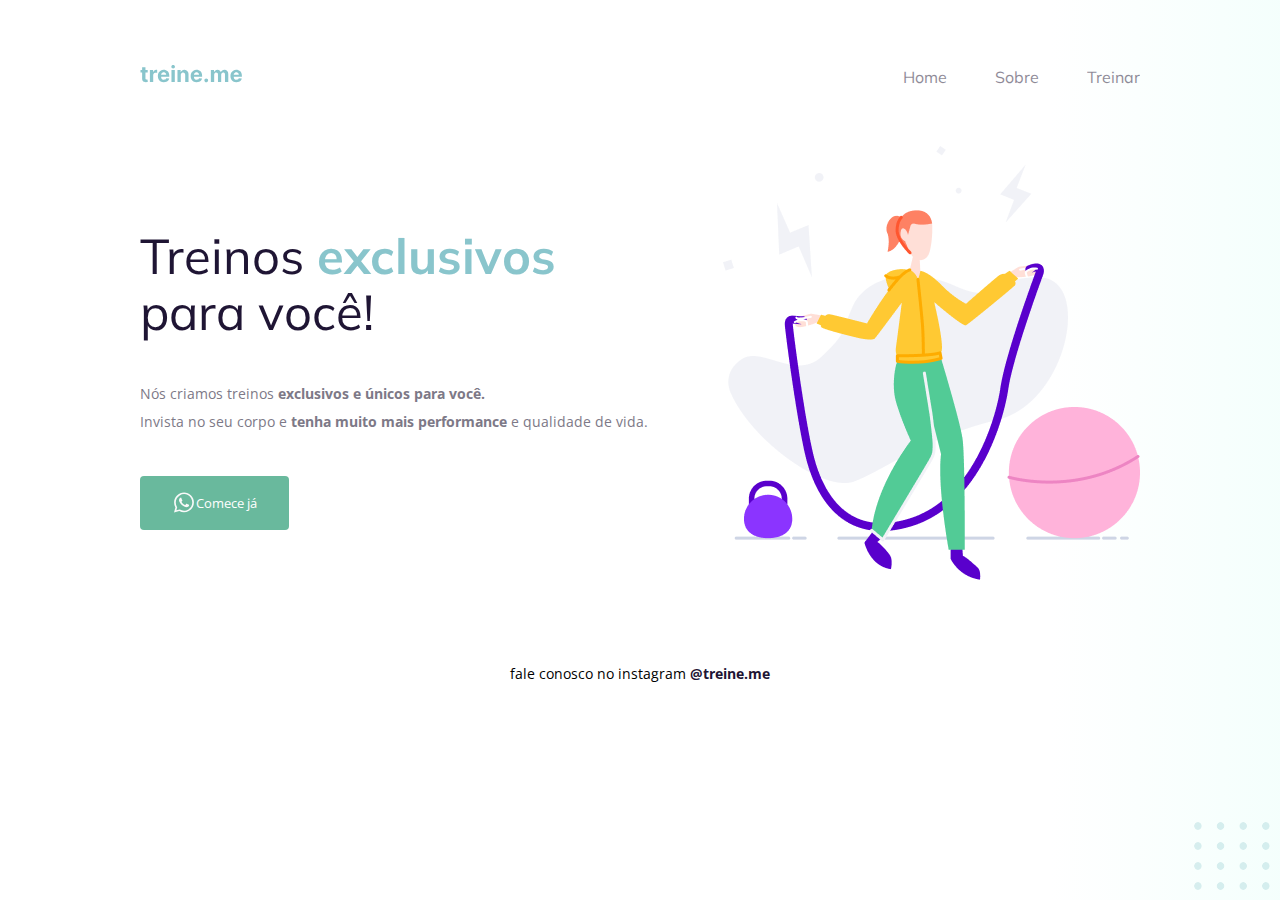
<file: corrigindo-bug2/index.html>
<!DOCTYPE html>
<html lang="pt-br">
  <head>
    <link rel="preconnect" href="https://fonts.googleapis.com">
    <link rel="preconnect" href="https://fonts.gstatic.com" crossorigin>

    <meta charset="UTF-8" />
    <meta name="viewport" content="width=device-width, initial-scale=1.0" />
    <title>Treine me</title>

    <link href="https://fonts.googleapis.com/css2?family=Mulish:wght@400;700&family=Open+Sans:wght@400;700&display=swap" rel="stylesheet">

    <link rel="stylesheet" href="style.css">

  </head>
  <body>
    <div class="page">
      <nav>
          <a id="logo" href="#">
            <img src="images/logo.svg" alt="Treine.me" />
          </a>
          <ul>
            <li><a href="#">Home</a></li>
            <li><a href="#">Sobre</a></li>
            <li><a href="#">Treinar</a></li>
          </ul>
        </nav>
        
        <main>
          <section>
            <h1>Treinos <span>exclusivos</span> para você!</h1>
            
            <p>
              Nós criamos treinos <strong>exclusivos e únicos para você.</strong></br>
              Invista no seu corpo e <strong>tenha muito mais performance</strong> e qualidade de vida.
            </p>
            
            
            <button>
              <img src="images/whats.svg" alt="Ícone do whatsapp">
              Comece já
            </button>
          </section>
          <img src="images/img.png" alt="Desenho de uma mulher pulando corda numa academia.">
          
        </main>

      <footer>
        fale conosco no instagram <a href="https://instagram.com/treineme" target="_blank">@treine.me</a>
      </footer>
    </div>

    <img id="balls" src="images/balls.svg" alt="Bolinhas decorativas verdes no canto inferior direito da página.">

  </body>
</html>
</file>
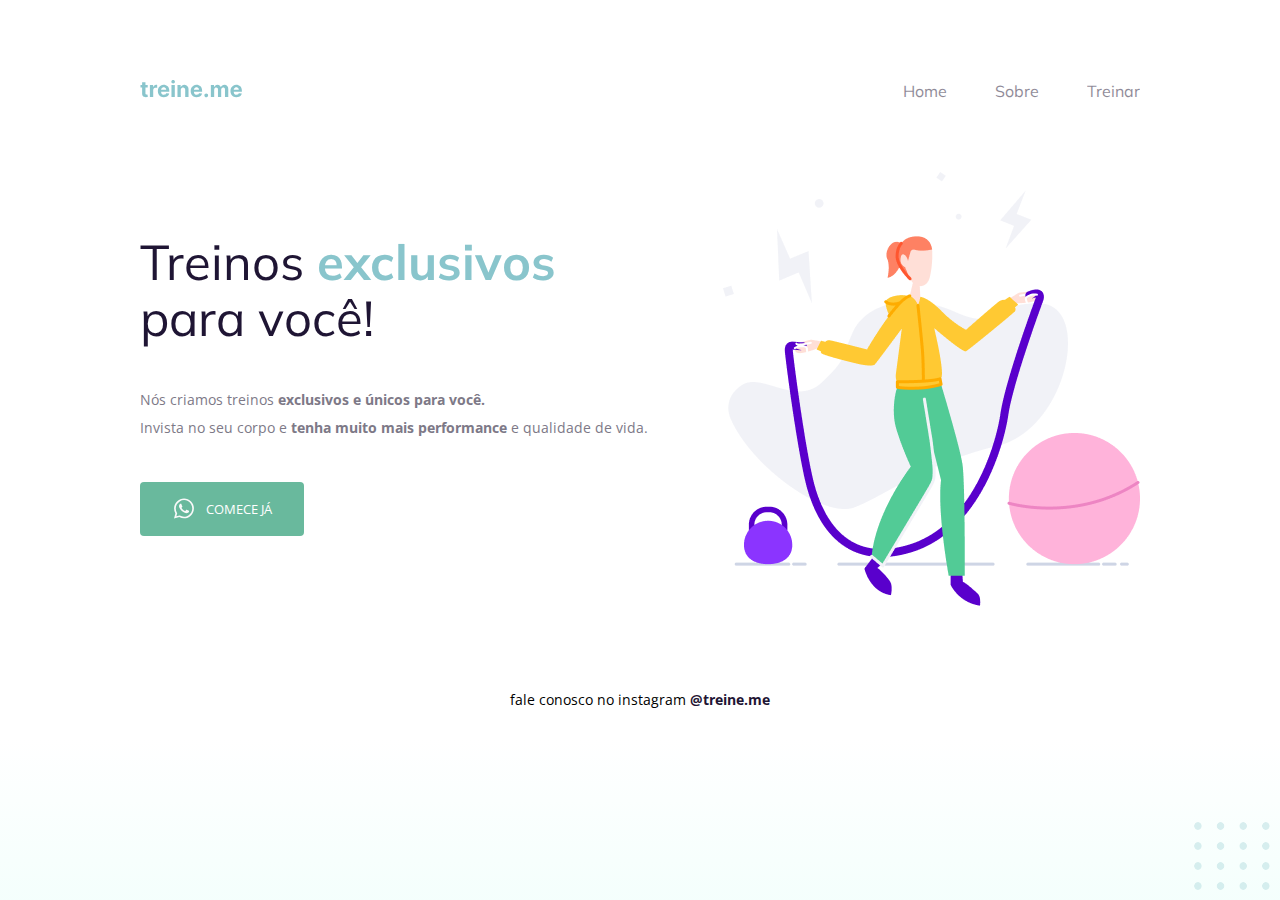
<file: Desafio - Intermediário/index.html>
<!DOCTYPE html>
<html lang="pt-br">
  <head>
    <link rel="preconnect" href="https://fonts.googleapis.com">
    <link rel="preconnect" href="https://fonts.gstatic.com" crossorigin>

    <meta charset="UTF-8" />
    <meta name="viewport" content="width=device-width, initial-scale=1.0" />
    <title>Treine me</title>

    <link href="https://fonts.googleapis.com/css2?family=Mulish:wght@400;700&family=Open+Sans:wght@400;700&display=swap" rel="stylesheet">

    <link rel="stylesheet" href="style.css">

  </head>
  <body>
    <div class="page">
      <nav>
        <a id="logo" href="#">
          <img src="images/logo.svg" alt="Treine.me" />
        </a>
        <ul>
          <li>
            <a href="#">Home</a>
            <a href="#">Sobre</a>
            <a href="#">Treinar</a>  
          </li>
        </ul>
      </nav>
    
      <main>
        <section>
          <h1>Treinos <span>exclusivos</span> para você!</h1>
  
          <p>
            Nós criamos treinos <strong>exclusivos e únicos para você.</strong></br>
            Invista no seu corpo e <strong>tenha muito mais performance</strong> e qualidade de vida.
          <p>
    
          <button>
            <img src="images/whats.svg" alt="Ícone do whatsapp">
            Comece já
          </button>
        </section>
        
        <img src="images/img.png" alt="Desenho de uma mulher pulando corta numa academia." />

      </main>


      <footer>
        fale conosco no instagram <a href="https://instagram.com/treineme" target="_blank">@treine.me</a>
      </footer>
    </div>

    <img id="balls" src="images/balls.svg" alt="Bolinhas decorativas verdes no canto inferior direito da página." />

  </body>
</html>
</file>
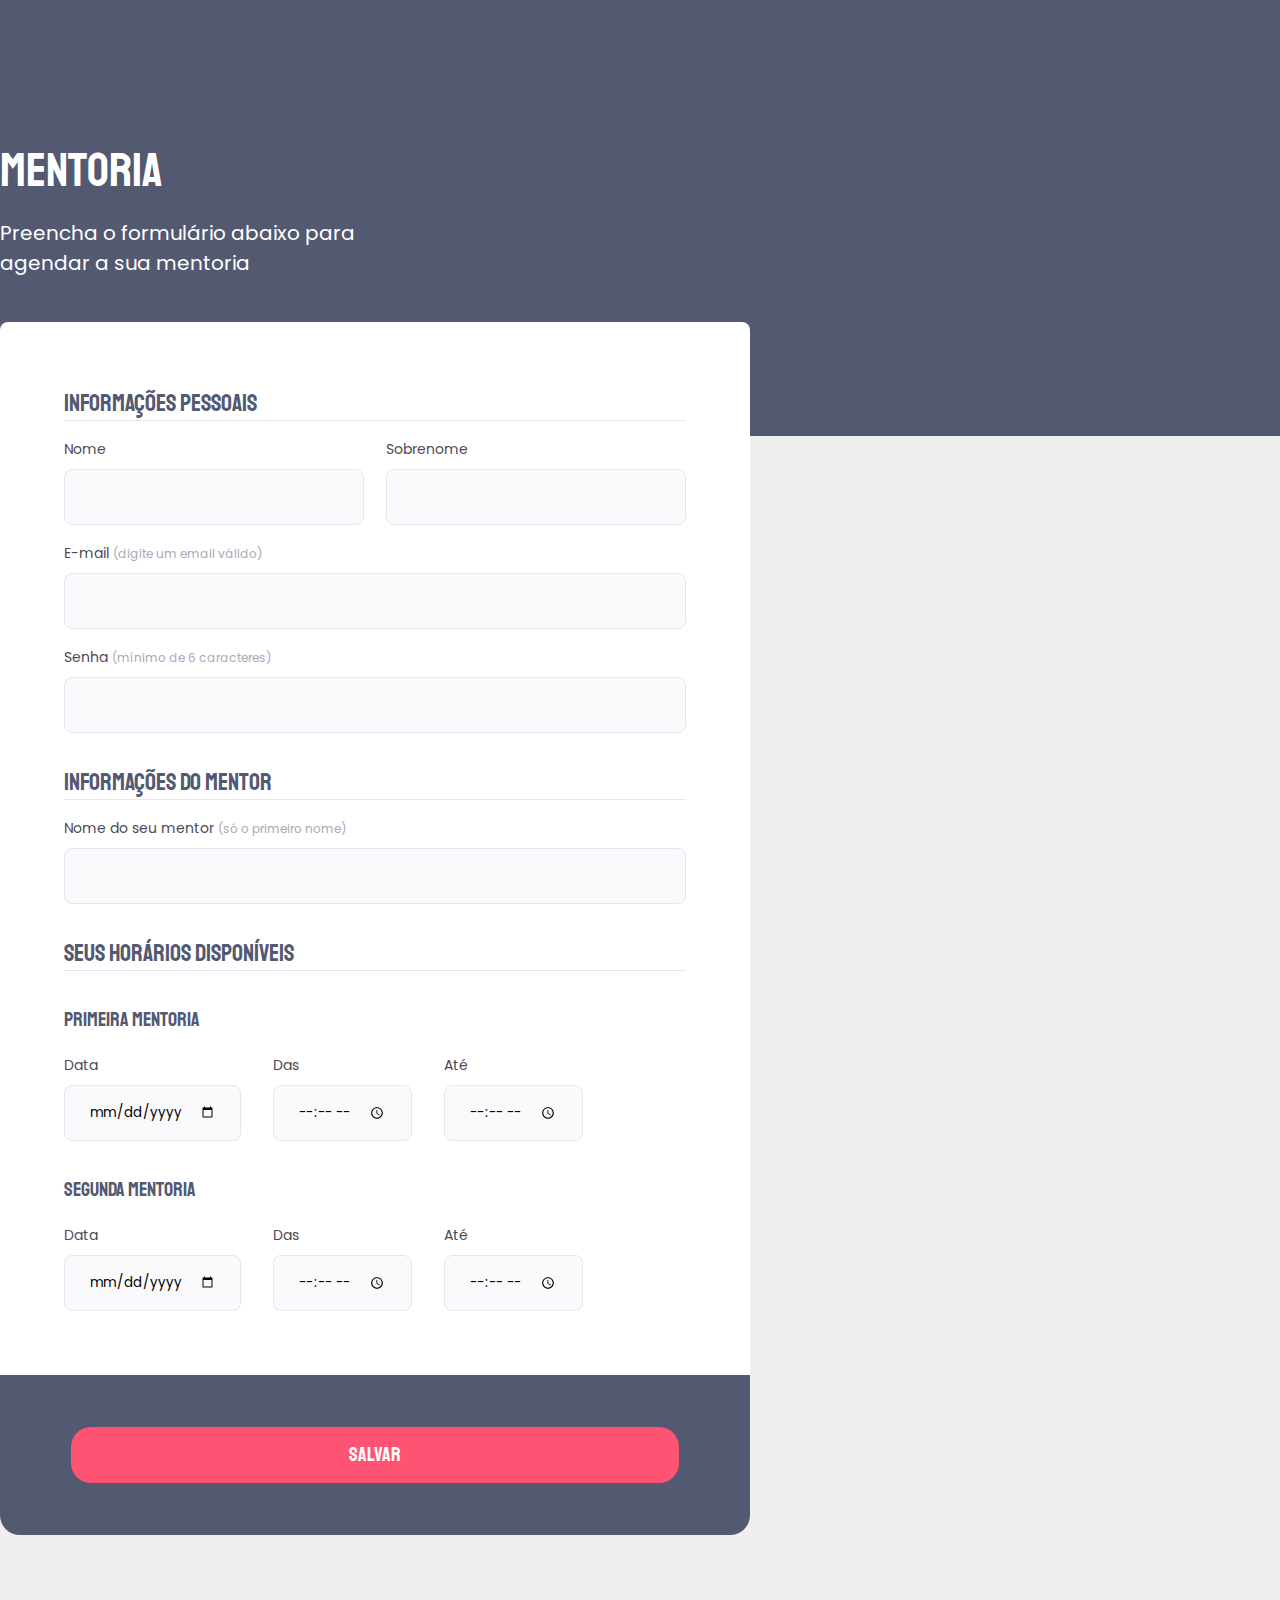
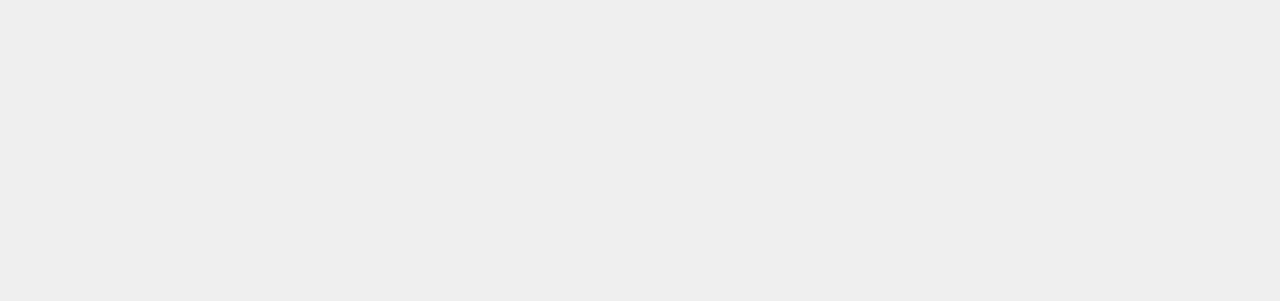
<file: mentoria-form/index.html>
<!DOCTYPE html>
<html lang="en">
<head>
  <!-- Fonts Google -->
  <link rel="preconnect" href="https://fonts.googleapis.com">
  <link rel="preconnect" href="https://fonts.gstatic.com" crossorigin>
  <meta charset="UTF-8">
  <meta http-equiv="X-UA-Compatible" content="IE=edge">
  <meta name="viewport" content="width=device-width, initial-scale=1.0">
  <title>Mentoria</title>
  <link href="https://fonts.googleapis.com/css2?family=Poppins&family=Staatliches&display=swap" rel="stylesheet">
  <link rel="stylesheet" href="style.css">
</head>
<body>
  <div class="page">
    <header>
      <h1>Mentoria</h1>
      <p>Preencha o formulário abaixo para agendar a sua mentoria</p>
    </header>
    <form id="mentorship-form">
      <fieldset>
        <div class="fieldset-wrapper">
          <legend>Informações pessoais</legend>

          <div class="col-2">
            <div class="input-wrapper">
              <label for="mentorship-name">Nome</label>
              <input type="text" id="mentorship-name" />
            </div>
  
            <div class="input-wrapper">
              <label for="mentorship-last-name">Sobrenome</label>
              <input type="text" id="mentorship-last-name" />
            </div>
          </div>

          <div class="input-wrapper">
            <label for="mentorship-email">E-mail <span>(digite um email válido)</span></label>
            <input type="email" id="mentorship-email" />
          </div>

          <div class="input-wrapper">
            <label for="mentorship-password">Senha <span>(mínimo de 6 caracteres)</span></label>
            <input type="password" id="mentorship-password" required minlength="6" />
          </div>

        </div>
        </fieldset>

        <fieldset>
          <div class="fieldset-wrapper">
            <legend>Informações do mentor</legend>

            <div class="input-wrapper">
              <label for="mentorship-mentor-name">Nome do seu mentor <span>(só o primeiro nome)</span></label>
              <input type="email" id="mentorship-mentor-name" />
            </div>

          </div>
        </fieldset>

        <fieldset>
          <div class="fieldset-wrapper">
            <legend>Seus horários disponíveis</legend>
            
            <h2>Primeira mentoria</h2>
            <div class="col-3">
              <div class="input-wrapper">
                <label for="mentorship-date">Data</label>
                <input type="date" id="mentorship-date" />
              </div>

              <div class="input-wrapper">
                <label for="mentorship-begin">Das</label>
                <input type="time" id="mentorship-begin" />
              </div>
              
              <div class="input-wrapper">
                <label for="mentorship-end">Até</label>
                <input type="time" id="mentorship-end" />
              </div>
            </div>

            <h2>Segunda mentoria</h2>
            <div class="col-3">
              <div class="input-wrapper">
                <label for="mentorship-date">Data</label>
                <input type="date" id="mentorship-date" />
              </div>

              <div class="input-wrapper">
                <label for="mentorship-begin">Das</label>
                <input type="time" id="mentorship-begin" />
              </div>
              
              <div class="input-wrapper">
                <label for="mentorship-end">Até</label>
                <input type="time" id="mentorship-end" />
              </div>
            </div>

          </div>
        </fieldset>
    </form>
    <div id="btn">
      <button form="mentorship-form">
        Salvar
      </button>
    </div>
  </div>
</body>
</html>
</file>
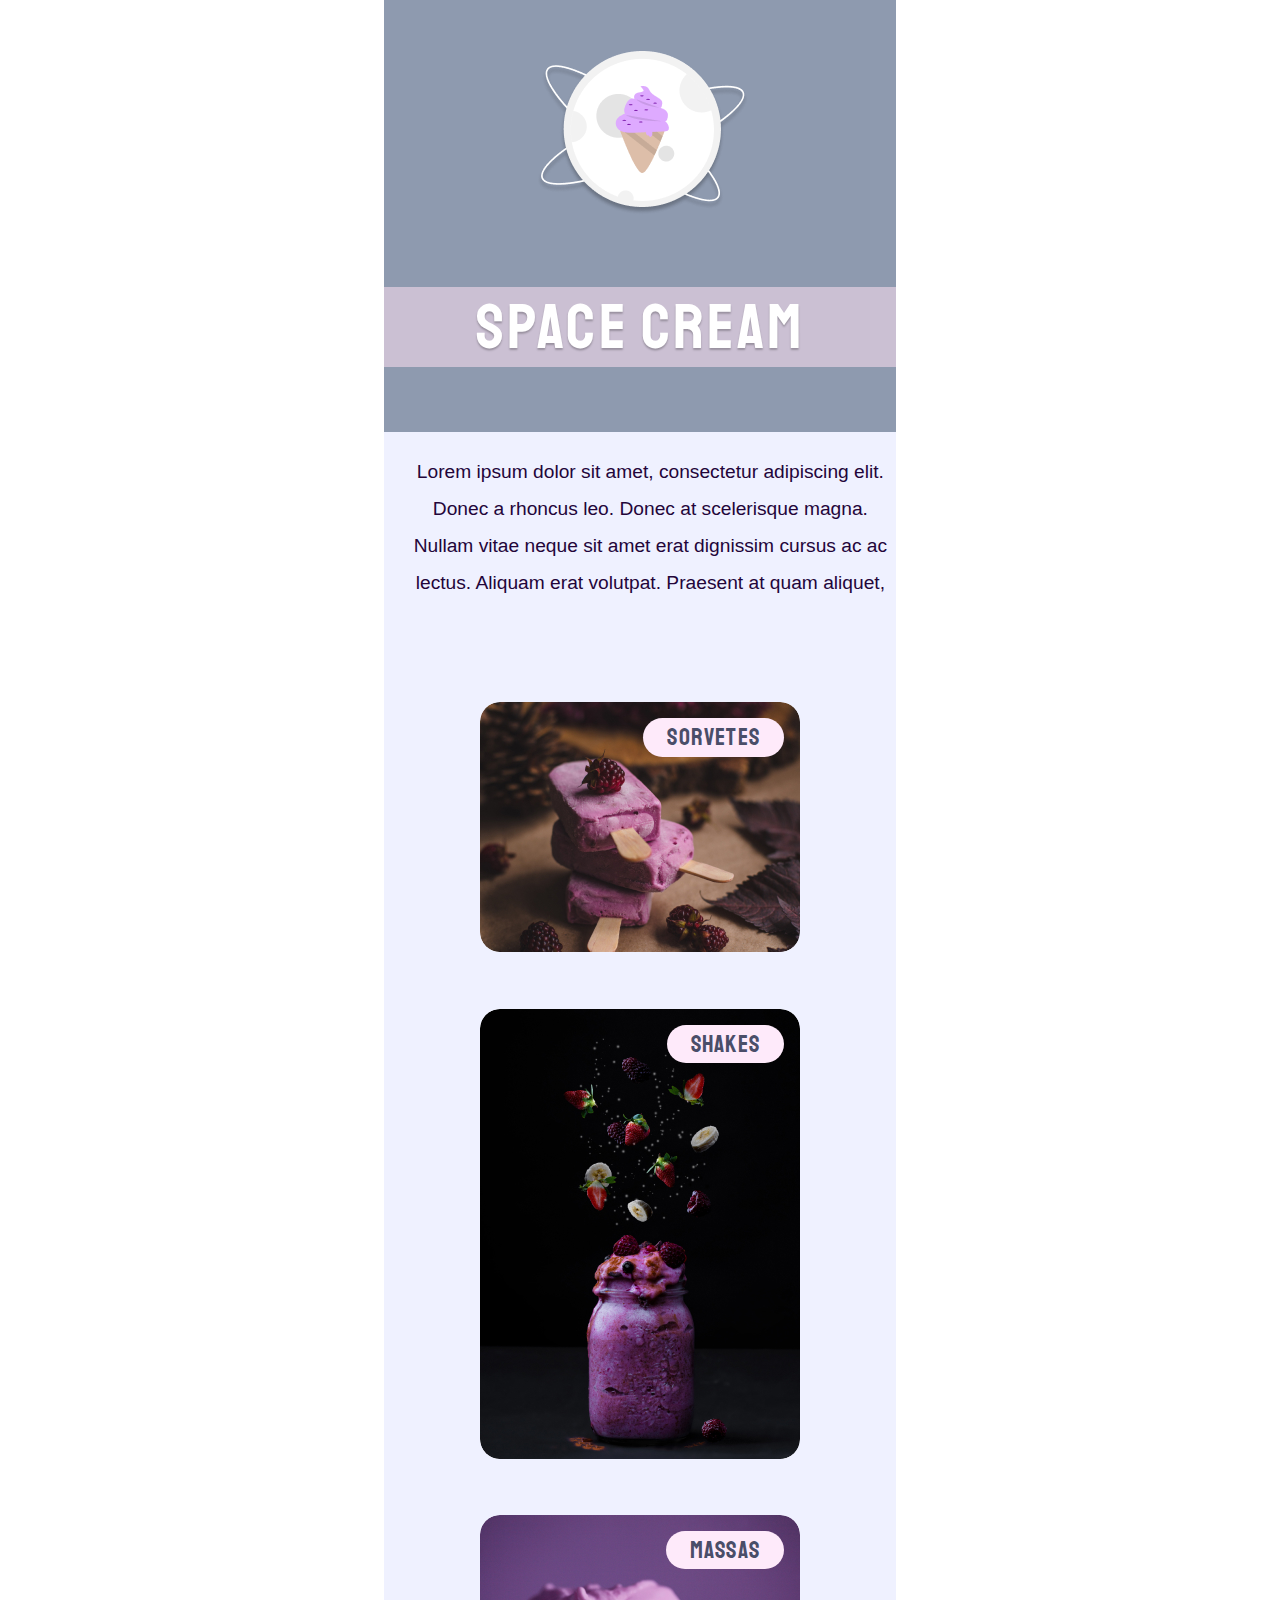
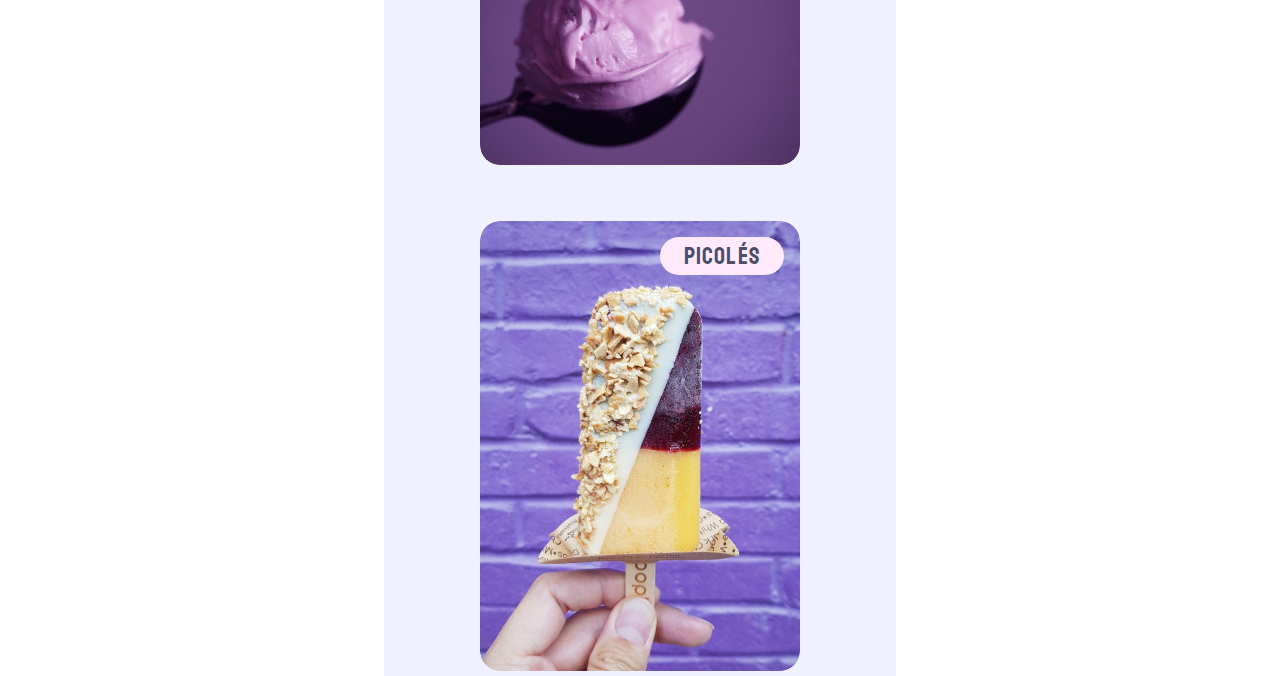
<file: mobile-first/index.html>
<!DOCTYPE html>
<html lang="en">
<head>
  <link rel="preconnect" href="https://fonts.googleapis.com">
  <link rel="preconnect" href="https://fonts.gstatic.com" crossorigin>
  <meta charset="UTF-8">
  <meta http-equiv="X-UA-Compatible" content="IE=edge">
  <meta name="viewport" content="width=device-width, initial-scale=1.0">
  <title>Space Cream</title>
  <link href="https://fonts.googleapis.com/css2?family=Palanquin&family=Staatliches&display=swap" rel="stylesheet">
  <link rel="stylesheet" href="style.css">
</head>
<body>
  <div class="page">
    <header>
      <img src="./assets/logo.png" alt="sorvete dentro do globo">
      <h1>Space Cream</h1>
    </header>

    <main>
      <p>Lorem ipsum dolor sit amet, consectetur adipiscing elit. Donec a rhoncus leo. Donec at scelerisque magna. Nullam vitae neque sit amet erat dignissim cursus ac ac lectus. Aliquam erat volutpat. Praesent at quam aliquet, </p>
      
      <div class="card">
        <img src="./assets/sorvete1.jpg" alt="">
        <h2>Sorvetes</h2>
      </div>

      <div class="card">
        <img src="./assets/sorvete2.jpg" alt="">
        <h2>Shakes</h2>
      </div>

      <div class="card">
        <img src="./assets/sorvete3.jpg" alt="">
        <h2>Massas</h2>
      </div>

      <div class="card">
        <img src="./assets/sorvete4.jpg" alt="">
        <h2>Picolés</h2>
      </div>
    </main>
  </div>
</body>
</html>
</file>
<file: corrigindo-bug2/style.css>
body {
    margin: 0;
  
    font-family: "Open Sans", sans-serif;
  
    background: linear-gradient(90deg, rgb(227, 255, 248, 0) 82.08%, rgb(227, 255, 248, 0.38) 100%);
  
    min-height: 100vh;
  }
  
  .page {
    width: 1000px;
    margin: 0 auto;
    padding-top: 65px;
  }
  
  nav {
    display: flex;
    justify-content: space-between;
    align-items: center;
  
    margin-bottom: 58px;
  }
  
  ul {
    display: flex;
    gap: 48px;
    list-style: none;
    margin: 0;
    padding: 0;
  }
  
  a {
    color: #1f1534;
    text-decoration: none;
  }
  
  ul li a {
      opacity: 0.5;
  }
  
  ul li a:hover {
    font-weight: bold;
    color: #1F1534;

    opacity: 1;
  }

  main {
    display: flex;
    justify-content: space-between;
    align-items: center;
  }

  h1,
  ul {
    font-family: "Mulish", sans-serif;
  }
  
  h1 {
    font-size: 49px;
    line-height: 56px;
    color: #1f1534;
  
    font-weight: normal;
  
    width: 490px;
  }
  
  h1 span {
    color: #89c5cc;
    font-weight: bold;
  }
  
  section p {
    font-size: 14px;
    line-height: 28px;
    color: #7d7987;
  
    margin: 40px 0;
  }
  
  button {
    color: white;
    font-family: "Open Sans", sans-serif;
  
    display: flex;
    align-items: center;
    padding: 14px 32px 15px;
    background: #69B99D;
  
    border-style: none;
    border-radius: 4px;
  
    cursor: pointer;
  }
  
  button:hover {
    background: #4EA788;
  }
  
  footer {
    font-size: 14px;
    line-height: 28px;
  
    text-align: center;
  
    margin-top: 80px;
  }
  
  footer a {
    font-weight: bold;
  }
  
  #balls {
    position: fixed;
    bottom: 0px;
    right: 0px;
  }
</file>
<file: Desafio - Intermediário/style.css>
body {
  margin: 0;

  font-family: "Open Sans", sans-serif;

  background: linear-gradient(180deg, rgb(227, 255, 248, 0) 82.08%, rgb(227, 255, 248, 0.38) 100%);

  min-height: 100vh;
}

.page {
  width: 1000px;
  margin: 0 auto;
  padding-top: 65px;
}

nav {
  display: flex;
  justify-content: space-between;
  align-items: center;

  margin-bottom: 55px;
}

ul li {
  display: flex;
  gap: 48px;
  list-style: none;
  margin: 0;
  padding: 0;
}

a {
  color: #1f1534;
  text-decoration: none;
}

ul li a {
    opacity: 0.5;
}

ul li a:hover {
  font-weight: bold;
  opacity: 1;
}

ul,
h1 {
  font-family: "Mulish", sans-serif;
}

main {
  display: flex;
  align-items: center;
  justify-content: space-between;
}

h1 {
  font-size: 49px;
  line-height: 56px;
  color: #1f1534;

  font-weight: normal;

  width: 490px;
}

h1 span {
  color: #89c5cc;
  font-weight: bold;
}

p {
  font-size: 14px;
  line-height: 28px;
  color: #7d7987;

  margin: 40px 0;
}

button {
  color: white;
  text-transform: uppercase;
  font-family: "Open Sans", sans-serif;

  background: #69B99D;
  border: 0;
  padding: 14px 32px 15px;

  display: flex;
  align-items: center;
  justify-content: center;
  gap: 10px;

  border-radius: 4px;

  cursor: pointer;
}

footer {
  font-size: 14px;
  line-height: 28px;

  text-align: center;

  margin-top: 80px;
}

footer a {
  font-weight: bold;
}

#balls {
    position: fixed;
    bottom: 0;
    right: 0;
}
</file>
<file: mentoria-form/style.css>
* {
  padding: 0;
  margin: 0;
  box-sizing: border-box;
}

body, input {
  font-family: 'Poppins', sans-serif;
}

body {
  background: #EFEFEF;
}

body::before {
  content: '';
  width: 100%;
  height: 436px;

  position: absolute;
  top: 0;
  left: 0;
  z-index: -1;
  background: #535971;
}

.page {
  width: 1440px;

  margin: auto;
}

header {
  width: 417px;

  margin-top: 140px;
}

header h1 {
  font-family: 'Staatliches', sans-serif;
  font-weight: 400;
  font-size: 48px;
  line-height: 60px;
 
  color: #FFFFFF;

  margin-bottom: 18px;
}

header p {
  font-size: 20px;
  line-height: 30px;

  color: #FFFFFF;
}

form {
  margin-top: 44px;
  background: #FFFFFF;
  border-radius: 8px 8px 0 0;
  width: 750px;

  padding: 64px;

  display: flex;
  flex-direction: column;
  gap: 32px;
}

fieldset {
  border: none;
}

.fieldset-wrapper {
  display: flex;
  flex-direction: column;
  gap: 16px;
}

fieldset legend {
  font-family: 'Staatliches', sans-serif;
  font-style: normal;
  font-weight: 400;
  font-size: 24px;
  line-height: 34px;

  color: #535971;
  
  width: 622px;

  border-bottom: 1px solid #E6E6F0;
}

.col-2 {
  display: flex;
  gap: 22px;
}

.input-wrapper {
  display: flex;
  flex-direction: column;
}

.input-wrapper label {
  font-size: 14px;
  line-height: 24px;

  color: #4E4958;

  margin-bottom: 8px;
}

.input-wrapper label span {
  font-size: 12px;
  line-height: 20px;

  color: #aca7b8;
}

.input-wrapper label span:hover {
  color: #8e8b96;
}

.input-wrapper input {
  width: 100%;
  height: 56px;
  padding: 0 24px;

  background: #FAFAFC;

  border: 1px solid #E6E6F0;
  border-radius: 8px;
}

.col-3 {
  display: flex;
  gap: 32px;
}

h2 {
  font-family: 'Staatliches';
  font-weight: 400;
  font-size: 20px;
  line-height: 34px;

  color: #535971;

  margin-top: 16px;
}

#btn {
  width: 750px;
  height: 160px;

  background: #535971;
  border-radius: 0px 0px 20px 20px;

  padding: 52px 71px;
  margin-bottom: 366px;
}

#btn button {
  background: #FF5374;
  border-radius: 20px;
  border: 0;

  padding: 15px 40px;
  gap: 10px;

  width: 608px;
  height: 55.65px;
  margin: auto;

  display: flex;
  justify-content: center;
  align-items: center;

  font-family: 'Staatliches';
  font-style: normal;
  font-weight: 400;
  font-size: 20px;
  line-height: 26px;

  color: #FFFFFF;
}
</file>
<file: mobile-first/style.css>
* {
  padding: 0;
  margin: 0;
  box-sizing: border-box;
}

body {
  font-family: 'Staatliches', sans-serif;

  align-items: center;
  margin: 0 auto;
  
  width: 38.4rem;
  display: flex;
  flex-direction: column;
}

.page {
  text-align: center;

  background: #EFF1FF;
}

header {
  background: #8E9AAF;

  text-align: center;
  
  height: 27rem;
}

header img {
  margin-top: 3.2rem;
}

header h1 {
  font-weight: 400;
  font-size: 4.0rem;
  line-height: 3.4rem;

  margin-top: 4rem;

  display: flex;
  justify-content: center;
  padding: .8rem;
  letter-spacing: 0.05em;

  color: #FFFFFF;
  background: #CBC0D3;

  text-shadow: 0px 2px 2px rgba(0, 0, 0, 0.25);
}

main {
  width: 32rem;
  margin-top: 1.4rem;
  padding: 0 1.4rem;

  display: flex;
  flex-direction: column;
  gap: 3.2rem;
}

main p {
  font-family: 'Palanquins', sans-serif;
  font-weight: 400;
  font-size: 1.2rem;
  line-height: 2.3rem;

  width: 30.5rem;

  display: flex;
  align-items: center;
  text-align: center;

  margin-bottom: 3.1rem;

  color: #23053A;
}

.card {
  position: relative;
}

.card img {
  border-radius: 20px;
  object-fit: cover;
}

.card h2 {
  position: absolute;
  top: 1rem;
  right: 5.6rem;


  font-weight: 400;
  font-size: 1.5rem;
  line-height: 3.4rem;

  letter-spacing: 0.05em;

  color: #4A4E69;
  
  display: inline-flex;
  align-items: center;
  width: fit-content;
  height: 2.4rem;
  padding: 0 1.5rem;

  background: #FEEAFA;
  border-radius: 20px;
}
</file>
